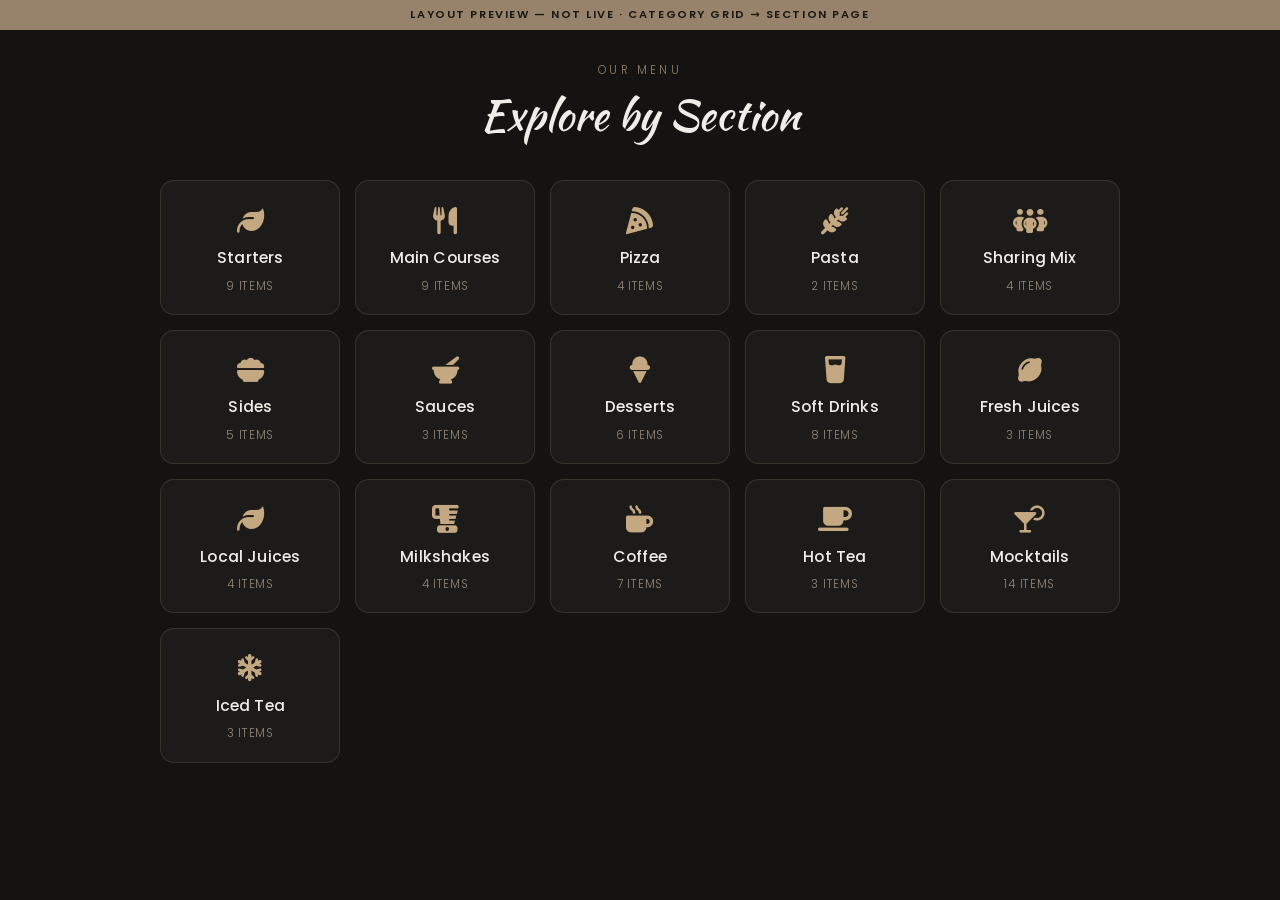
<file: public/menu-preview.html>
<!DOCTYPE html>
<html lang="en">
<head>
<meta charset="UTF-8" />
<meta name="viewport" content="width=device-width, initial-scale=1.0" />
<title>Koya — Menu Layout Preview</title>
<link rel="preconnect" href="https://fonts.googleapis.com">
<link rel="preconnect" href="https://fonts.gstatic.com" crossorigin>
<link href="https://fonts.googleapis.com/css2?family=Poppins:wght@300;400;500;600;700&family=Kaushan+Script&display=swap" rel="stylesheet">
<link rel="stylesheet" href="https://cdnjs.cloudflare.com/ajax/libs/font-awesome/6.5.1/css/all.min.css">
<style>
  :root {
    --bg: #141312;
    --surface: #1d1b19;
    --surface-2: #232019;
    --border: rgba(151,131,107,0.22);
    --text: #f0ede8;
    --muted: #95897b;
    --beige: #97836b;
    --beige-bright: #c4a882;
  }
  * { margin:0; padding:0; box-sizing:border-box; }
  body {
    background: var(--bg);
    color: var(--text);
    font-family: 'Poppins', system-ui, sans-serif;
    font-weight: 300;
    -webkit-font-smoothing: antialiased;
    min-height: 100vh;
  }
  .preview-flag {
    background: var(--beige);
    color: #1a1712;
    text-align: center;
    font-size: 0.7rem;
    letter-spacing: 0.14em;
    text-transform: uppercase;
    font-weight: 600;
    padding: 0.4rem;
  }
  .wrap { max-width: 1000px; margin: 0 auto; padding: 2rem 1.25rem 4rem; }

  /* ── Menu header ── */
  .menu-eyebrow {
    text-align: center;
    color: var(--beige);
    font-size: 0.72rem;
    letter-spacing: 0.28em;
    text-transform: uppercase;
    margin-bottom: 0.4rem;
  }
  .menu-title {
    text-align: center;
    font-family: 'Kaushan Script', cursive;
    font-size: 2.6rem;
    font-weight: 400;
    color: var(--text);
    margin-bottom: 2.2rem;
  }

  /* ── Category grid (landing) ── */
  .cat-grid {
    display: grid;
    grid-template-columns: repeat(auto-fill, minmax(150px, 1fr));
    gap: 0.9rem;
  }
  .cat-card {
    background: var(--surface);
    border: 1px solid var(--border);
    border-radius: 14px;
    padding: 1.5rem 1rem 1.2rem;
    text-align: center;
    cursor: pointer;
    transition: transform 0.18s ease, border-color 0.18s ease, background 0.18s ease;
    display: flex;
    flex-direction: column;
    align-items: center;
    gap: 0.55rem;
  }
  .cat-card:hover {
    transform: translateY(-3px);
    border-color: var(--beige);
    background: var(--surface-2);
  }
  .cat-icon {
    font-size: 1.7rem;
    color: var(--beige-bright);
    height: 2rem;
    display: flex;
    align-items: center;
  }
  .cat-name {
    font-weight: 500;
    font-size: 0.98rem;
    letter-spacing: 0.01em;
  }
  .cat-count {
    color: var(--muted);
    font-size: 0.72rem;
    letter-spacing: 0.06em;
    text-transform: uppercase;
  }

  /* ── Section page ── */
  .section-view { display: none; }
  .section-view.active { display: block; animation: fadeUp 0.25s ease; }
  .cat-grid-wrap.hidden { display: none; }
  @keyframes fadeUp {
    from { opacity: 0; transform: translateY(8px); }
    to   { opacity: 1; transform: translateY(0); }
  }
  .back-btn {
    background: none;
    border: 1px solid var(--border);
    color: var(--beige-bright);
    font-family: inherit;
    font-size: 0.8rem;
    letter-spacing: 0.06em;
    padding: 0.5rem 1rem;
    border-radius: 999px;
    cursor: pointer;
    display: inline-flex;
    align-items: center;
    gap: 0.5rem;
    transition: background 0.15s, border-color 0.15s;
  }
  .back-btn:hover { background: var(--surface-2); border-color: var(--beige); }
  .section-head {
    text-align: center;
    margin: 1.6rem 0 1.8rem;
  }
  .section-head .fa { color: var(--beige-bright); font-size: 1.4rem; margin-bottom: 0.5rem; }
  .section-head h2 {
    font-family: 'Kaushan Script', cursive;
    font-weight: 400;
    font-size: 2.1rem;
  }

  .item {
    display: flex;
    gap: 1rem;
    padding: 1rem 0;
    border-bottom: 1px solid rgba(255,255,255,0.05);
    align-items: center;
  }
  .item-img {
    width: 74px; height: 74px;
    border-radius: 10px;
    object-fit: cover;
    flex-shrink: 0;
    background: var(--surface-2);
  }
  .item-img.placeholder {
    display: flex; align-items: center; justify-content: center;
    color: var(--beige); font-size: 1.3rem;
  }
  .item-body { flex: 1; min-width: 0; }
  .item-top { display: flex; justify-content: space-between; align-items: baseline; gap: 1rem; }
  .item-name { font-weight: 500; font-size: 1rem; }
  .item-price { color: var(--beige-bright); font-weight: 500; white-space: nowrap; }
  .item-desc { color: var(--muted); font-size: 0.83rem; margin-top: 0.25rem; line-height: 1.5; }
  .item-badge {
    display: inline-block;
    background: rgba(151,131,107,0.2);
    color: var(--beige-bright);
    font-size: 0.6rem;
    letter-spacing: 0.1em;
    text-transform: uppercase;
    padding: 0.1rem 0.45rem;
    border-radius: 999px;
    margin-left: 0.5rem;
    vertical-align: middle;
  }
  .loading { text-align: center; color: var(--muted); padding: 3rem; }
</style>
</head>
<body>
  <div class="preview-flag">Layout Preview — not live · category grid → section page</div>
  <div class="wrap">
    <div class="menu-eyebrow">Our Menu</div>
    <div class="menu-title">Explore by Section</div>

    <div id="catGridWrap" class="cat-grid-wrap">
      <div id="catGrid" class="cat-grid"></div>
    </div>

    <div id="sectionView" class="section-view">
      <button class="back-btn" onclick="showGrid()"><i class="fas fa-chevron-left"></i> All Sections</button>
      <div class="section-head">
        <i id="secIcon" class="fas"></i>
        <h2 id="secTitle"></h2>
      </div>
      <div id="secItems"></div>
    </div>

    <div id="loading" class="loading"><i class="fas fa-spinner fa-spin"></i> Loading menu…</div>
  </div>

<script>
  // The 20 real sections — labels + icons (matches the live site)
  const SECTION_META = {
    starters:   { label: 'Starters',       icon: 'fa-leaf' },
    salads:     { label: 'Salads & Bowls', icon: 'fa-seedling' },
    fish:       { label: 'Fish & Seafood', icon: 'fa-fish' },
    meat:       { label: 'Meat',           icon: 'fa-drumstick-bite' },
    mains:      { label: 'Main Courses',   icon: 'fa-utensils' },
    pizza:      { label: 'Pizza',          icon: 'fa-pizza-slice' },
    pasta:      { label: 'Pasta',          icon: 'fa-wheat-awn' },
    calzone:    { label: 'Calzone',        icon: 'fa-bread-slice' },
    sharing:    { label: 'Sharing Mix',    icon: 'fa-people-group' },
    sides:      { label: 'Sides',          icon: 'fa-bowl-food' },
    sauces:     { label: 'Sauces',         icon: 'fa-mortar-pestle' },
    desserts:   { label: 'Desserts',       icon: 'fa-ice-cream' },
    softdrinks: { label: 'Soft Drinks',    icon: 'fa-glass-water' },
    freshjuices:{ label: 'Fresh Juices',   icon: 'fa-lemon' },
    localjuices:{ label: 'Local Juices',   icon: 'fa-leaf' },
    milkshakes: { label: 'Milkshakes',     icon: 'fa-blender' },
    coffee:     { label: 'Coffee',         icon: 'fa-mug-hot' },
    hottea:     { label: 'Hot Tea',        icon: 'fa-mug-saucer' },
    matchas:    { label: 'Matchas',        icon: 'fa-spa' },
    mocktails:  { label: 'Mocktails',      icon: 'fa-martini-glass-citrus' },
    icedtea:    { label: 'Iced Tea',       icon: 'fa-snowflake' },
  };

  let grouped = {};   // section key -> [items]
  let order = [];     // section keys in display order

  function metaFor(key) {
    return SECTION_META[key] || { label: key.charAt(0).toUpperCase() + key.slice(1), icon: 'fa-utensils' };
  }

  function esc(s) { return (s || '').replace(/[&<>"]/g, c => ({'&':'&amp;','<':'&lt;','>':'&gt;','"':'&quot;'}[c])); }

  function renderGrid() {
    const grid = document.getElementById('catGrid');
    grid.innerHTML = order.map(key => {
      const m = metaFor(key);
      const count = grouped[key].length;
      return `
        <div class="cat-card" onclick="openSection('${key}')">
          <div class="cat-icon"><i class="fas ${m.icon}"></i></div>
          <div class="cat-name">${esc(m.label)}</div>
          <div class="cat-count">${count} item${count !== 1 ? 's' : ''}</div>
        </div>`;
    }).join('');
  }

  function openSection(key) {
    const m = metaFor(key);
    document.getElementById('secIcon').className = 'fas ' + m.icon;
    document.getElementById('secTitle').textContent = m.label;
    document.getElementById('secItems').innerHTML = grouped[key].map(it => {
      const img = it.image
        ? `<img class="item-img" src="${esc(it.image)}" alt="" loading="lazy" onerror="this.classList.add('placeholder');this.removeAttribute('src');this.innerHTML='';">`
        : `<div class="item-img placeholder"><i class="fas ${m.icon}"></i></div>`;
      const badge = it.badge ? `<span class="item-badge">${esc(it.badge)}</span>` : '';
      const price = it.price ? `<span class="item-price">${esc(it.price)}</span>` : '';
      const desc = it.description ? `<div class="item-desc">${esc(it.description)}</div>` : '';
      return `
        <div class="item">
          ${img}
          <div class="item-body">
            <div class="item-top">
              <span class="item-name">${esc(it.name)}${badge}</span>
              ${price}
            </div>
            ${desc}
          </div>
        </div>`;
    }).join('');
    document.getElementById('catGridWrap').classList.add('hidden');
    const sv = document.getElementById('sectionView');
    sv.classList.add('active');
    window.scrollTo({ top: 0, behavior: 'smooth' });
  }

  function showGrid() {
    document.getElementById('sectionView').classList.remove('active');
    document.getElementById('catGridWrap').classList.remove('hidden');
    window.scrollTo({ top: 0, behavior: 'smooth' });
  }

  fetch('mock-menu.json')
    .then(r => r.json())
    .then(items => {
      items = items.filter(i => !i.hidden);
      grouped = {};
      items.forEach(i => { (grouped[i.section] = grouped[i.section] || []).push(i); });
      // Order: follow SECTION_META order, then any leftovers
      const known = Object.keys(SECTION_META).filter(k => grouped[k]);
      const extra = Object.keys(grouped).filter(k => !SECTION_META[k]);
      order = [...known, ...extra];
      document.getElementById('loading').style.display = 'none';
      renderGrid();
    })
    .catch(err => {
      document.getElementById('loading').innerHTML = 'Could not load menu data (mock-menu.json). Open this file through http://localhost, not by double-clicking.';
      console.error(err);
    });
</script>
</body>
</html>
</file>
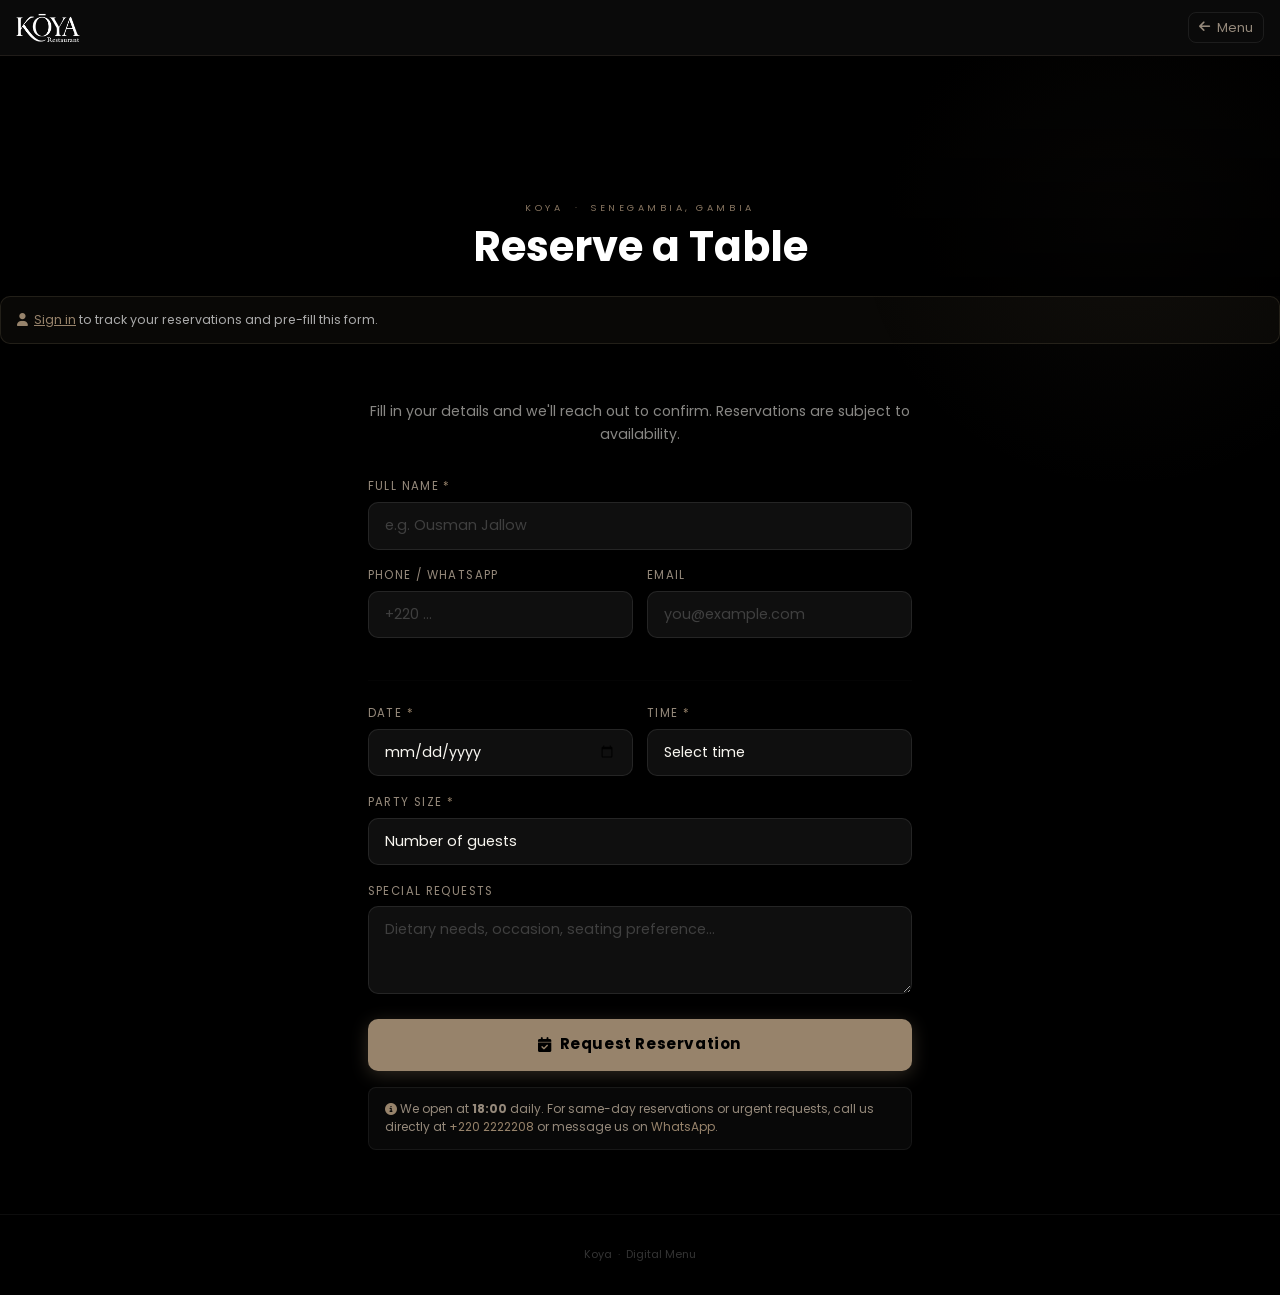
<file: public/reserve.html>
<!DOCTYPE html>
<html lang="en">
<head>
    <meta charset="UTF-8" />
    <meta name="viewport" content="width=device-width, initial-scale=1" />
    <title>Reserve a Table · Koya</title>
    <link rel="icon" type="image/png" href="koya_pics/Koya_Logos-02-WHITE.png" />
    <link rel="preconnect" href="https://fonts.googleapis.com" />
    <link rel="preconnect" href="https://fonts.gstatic.com" crossorigin />
    <link href="https://cdn.jsdelivr.net/npm/bootstrap@5.3.0/dist/css/bootstrap.min.css" rel="stylesheet" />
    <link rel="stylesheet" href="https://cdnjs.cloudflare.com/ajax/libs/font-awesome/6.4.0/css/all.min.css" media="print" onload="this.media='all'" />
    <link href="https://fonts.googleapis.com/css2?family=Poppins:wght@300;400;500;600;700&family=Kaushan+Script&display=swap" rel="stylesheet" media="print" onload="this.media='all'" />
    <style>
        :root {
            --ink: #f8f6f0;
            --muted: #95897B;
            --black: #0b0b0b;
            --charcoal: #141414;
            --gold: #97836B;
            --gold-bright: #b09b82;
            --gold-soft: rgba(151,131,107,0.2);
            --olive: #4A5A38;
            --taupe: #61584F;
            --card: #111111;
        }
        *, *::before, *::after { box-sizing: border-box; }
        body {
            font-family: 'Poppins', sans-serif;
            color: var(--ink);
            background: #000;
            min-height: 100vh;
            overflow-x: hidden;
        }
        h1,h2,h3 { font-family: 'Poppins', sans-serif; }

        /* ── Header ── */
        .site-header {
            position: fixed; top:0; left:0; right:0; z-index:100;
            height: 56px;
            background: rgba(11,11,11,0.92);
            backdrop-filter: blur(12px);
            border-bottom: 1px solid rgba(151,131,107,0.15);
            display: flex; align-items: center; justify-content: space-between;
            padding: 0 1rem;
        }
        .header-logo {
            display: flex; align-items: center; gap: 0.6rem;
            text-decoration: none; color: var(--ink);
        }
        .header-logo img { height: 36px; width: auto; object-fit: contain; }
        .header-logo-name { font-family: 'Kaushan Script', cursive; font-size: 1.05rem; font-weight: 400; }
        .back-link {
            display: flex; align-items: center; gap: 0.4rem;
            font-size: 0.8rem; color: var(--muted); text-decoration: none;
            border: 1px solid rgba(255,255,255,0.08); border-radius: 8px;
            padding: 0.3rem 0.65rem;
            transition: color 0.15s, border-color 0.15s;
        }
        .back-link:hover { color: var(--gold); border-color: rgba(151,131,107,0.3); }

        /* ── Hero ── */
        .reserve-hero {
            position: relative;
            height: clamp(160px, 36vw, 240px);
            background: url('https://images.pexels.com/photos/262978/pexels-photo-262978.jpeg?auto=compress&cs=tinysrgb&w=900') center/cover no-repeat;
            margin-top: 56px;
        }
        .reserve-hero::after {
            content: '';
            position: absolute; inset:0;
            background: linear-gradient(to bottom, rgba(0,0,0,0.25) 30%, rgba(0,0,0,0.72) 100%);
        }
        .reserve-hero-text {
            position: absolute; inset:0; z-index:2;
            display: flex; flex-direction: column; align-items: center; justify-content: flex-end;
            padding-bottom: 1.5rem; text-align: center;
        }
        .reserve-hero-text p {
            font-size: 0.58rem; letter-spacing: 0.38em; text-transform: uppercase;
            color: rgba(151,131,107,0.9); margin: 0 0 0.45rem;
            animation: fadeUp 0.8s 0.2s ease both;
        }
        .reserve-hero-text h1 {
            font-size: clamp(1.5rem, 5vw, 2.6rem); font-weight: 700;
            color: #fff; margin: 0; text-shadow: 0 2px 18px rgba(0,0,0,0.6);
            animation: fadeUp 0.8s 0.35s ease both;
        }
        @keyframes fadeUp {
            from { opacity:0; transform: translateY(14px); }
            to   { opacity:1; transform: translateY(0); }
        }

        /* ── Form shell ── */
        .form-shell {
            max-width: 580px; margin: 0 auto;
            padding: 2rem 1.1rem 4rem;
        }
        .form-intro {
            text-align: center;
            margin-bottom: 2rem;
        }
        .form-intro p {
            font-size: 0.88rem; color: rgba(248,246,240,0.55);
            line-height: 1.65; margin: 0;
        }

        /* ── Form controls ── */
        .field-label {
            font-size: 0.72rem; letter-spacing: 0.12em; text-transform: uppercase;
            color: var(--muted); margin-bottom: 0.4rem; display: block;
        }
        .field-label span { color: var(--gold); }
        .form-field {
            width: 100%;
            background: #0f0f0f;
            border: 1px solid rgba(255,255,255,0.09);
            color: var(--ink);
            border-radius: 10px;
            padding: 0.75rem 1rem;
            font-size: 0.9rem;
            font-family: inherit;
            outline: none;
            transition: border-color 0.18s, box-shadow 0.18s;
            appearance: none;
        }
        .form-field:focus {
            border-color: rgba(151,131,107,0.55);
            box-shadow: 0 0 0 3px rgba(151,131,107,0.1);
        }
        .form-field::placeholder { color: rgba(255,255,255,0.2); }
        select.form-field { cursor: pointer; }
        textarea.form-field { resize: vertical; min-height: 88px; }

        .field-row { display: grid; grid-template-columns: 1fr 1fr; gap: 0.85rem; }
        .field-group { margin-bottom: 1.1rem; }

        /* ── Divider ── */
        .form-divider {
            border: none; border-top: 1px solid rgba(255,255,255,0.06);
            margin: 1.5rem 0;
        }

        /* ── Submit button ── */
        .btn-reserve {
            width: 100%;
            background: var(--gold);
            color: #000;
            border: none;
            border-radius: 10px;
            padding: 0.9rem 1rem;
            font-size: 0.95rem;
            font-weight: 700;
            font-family: inherit;
            letter-spacing: 0.04em;
            cursor: pointer;
            display: flex; align-items: center; justify-content: center; gap: 0.5rem;
            transition: background 0.18s, transform 0.12s, box-shadow 0.18s;
            box-shadow: 0 4px 18px rgba(151,131,107,0.3);
        }
        .btn-reserve:hover { background: #b09b82; box-shadow: 0 6px 26px rgba(151,131,107,0.45); }
        .btn-reserve:active { transform: scale(0.98); }
        .btn-reserve:disabled { opacity: 0.55; cursor: not-allowed; }

        /* ── Success state ── */
        .success-card {
            display: none;
            text-align: center;
            padding: 2.5rem 1.5rem 3rem;
            animation: fadeUp 0.6s ease both;
        }
        .success-icon {
            width: 64px; height: 64px;
            border-radius: 50%;
            background: rgba(151,131,107,0.1);
            border: 1px solid rgba(151,131,107,0.3);
            display: flex; align-items: center; justify-content: center;
            margin: 0 auto 1.25rem;
            font-size: 1.6rem; color: var(--gold);
        }
        .success-card h2 { font-size: 1.5rem; margin-bottom: 0.5rem; }
        .success-card p { font-size: 0.88rem; color: rgba(248,246,240,0.55); }
        .success-ref {
            display: inline-block;
            font-size: 0.68rem; letter-spacing: 0.18em; text-transform: uppercase;
            color: var(--gold); background: rgba(151,131,107,0.08);
            border: 1px solid rgba(151,131,107,0.25); border-radius: 999px;
            padding: 0.25rem 0.75rem; margin-top: 0.75rem;
        }

        /* ── Error ── */
        .field-error { font-size: 0.73rem; color: #ff6b6b; margin-top: 0.25rem; display: none; }
        .form-field.has-error { border-color: rgba(255,80,80,0.55); }
        .submit-error {
            font-size: 0.8rem; color: #ff6b6b;
            text-align: center; margin-top: 0.75rem; display: none;
        }

        /* ── Info note ── */
        .reserve-note {
            font-size: 0.75rem; color: var(--muted); line-height: 1.55;
            background: rgba(255,255,255,0.03); border: 1px solid rgba(255,255,255,0.06);
            border-radius: 8px; padding: 0.75rem 1rem; margin-top: 1rem;
        }
        .reserve-note i { color: var(--gold); }

        /* ── Footer note ── */
        .page-footer-note {
            text-align: center; font-size: 0.68rem; color: rgba(255,255,255,0.2);
            padding: 2rem 1rem; border-top: 1px solid rgba(255,255,255,0.05);
        }

        /* ── Ambient glow ── */
        body::before {
            content: ''; position: fixed; top:-10%; right:-12%;
            width:620px; height:620px; border-radius:50%;
            background: radial-gradient(circle, rgba(151,131,107,0.055) 0%, transparent 62%);
            pointer-events: none; z-index:0;
        }

        @media (max-width: 460px) {
            .field-row { grid-template-columns: 1fr; }
        }
        @media (prefers-reduced-motion: reduce) {
            .reserve-hero-text p, .reserve-hero-text h1, .success-card { animation: none; }
        }
    </style>
</head>
<body>

    <!-- Header -->
    <header class="site-header">
        <a href="index.html" class="header-logo">
            <img src="koya_pics/Koya_Logos-02-WHITE.png" alt="Koya" />
        </a>
        <a href="index.html" class="back-link"><i class="fas fa-arrow-left"></i> Menu</a>
    </header>

    <!-- Hero -->
    <div class="reserve-hero">
        <div class="reserve-hero-text">
            <p>Koya &nbsp;·&nbsp; Senegambia, Gambia</p>
            <h1>Reserve a Table</h1>
        </div>
    </div>

    <!-- My Reservations (shown when logged in) -->
    <div id="my-reservations-shell" style="display:none;margin-bottom:1.5rem;"></div>

    <!-- Form shell -->
    <div class="form-shell">

        <!-- Success (shown after submit) -->
        <div class="success-card" id="successCard">
            <div class="success-icon"><i class="fas fa-check"></i></div>
            <h2>We've got you!</h2>
            <p>Your reservation request has been received.<br />We'll confirm by phone or WhatsApp before your visit.</p>
            <div class="success-ref" id="successRef"></div>
            <div style="margin-top:2rem;">
                <a href="index.html" style="color:var(--gold); font-size:0.82rem; text-decoration:none;">← Back to menu</a>
            </div>
        </div>

        <!-- Form -->
        <form id="reserveForm" novalidate>
            <div class="form-intro">
                <p>Fill in your details and we'll reach out to confirm. Reservations are subject to availability.</p>
            </div>

            <!-- Guest info -->
            <div class="field-group">
                <label class="field-label" for="r-name">Full Name <span>*</span></label>
                <input class="form-field" type="text" id="r-name" placeholder="e.g. Ousman Jallow" autocomplete="name" />
                <div class="field-error" id="err-name">Please enter your name.</div>
            </div>

            <div class="field-row">
                <div class="field-group">
                    <label class="field-label" for="r-phone">Phone / WhatsApp</label>
                    <input class="form-field" type="tel" id="r-phone" placeholder="+220 ..." autocomplete="tel" />
                </div>
                <div class="field-group">
                    <label class="field-label" for="r-email">Email</label>
                    <input class="form-field" type="email" id="r-email" placeholder="you@example.com" autocomplete="email" />
                </div>
            </div>

            <hr class="form-divider" />

            <!-- Booking info -->
            <div class="field-row">
                <div class="field-group">
                    <label class="field-label" for="r-date">Date <span>*</span></label>
                    <input class="form-field" type="date" id="r-date" />
                    <div class="field-error" id="err-date">Please choose a date.</div>
                </div>
                <div class="field-group">
                    <label class="field-label" for="r-time">Time <span>*</span></label>
                    <select class="form-field" id="r-time">
                        <option value="">Select time</option>
                        <option>18:00</option><option>18:30</option>
                        <option>19:00</option><option>19:30</option>
                        <option>20:00</option><option>20:30</option>
                        <option>21:00</option><option>21:30</option>
                        <option>22:00</option><option>22:30</option>
                        <option>23:00</option><option>23:30</option>
                        <option>00:00</option><option>00:30</option>
                        <option>01:00</option>
                    </select>
                    <div class="field-error" id="err-time">Please select a time.</div>
                </div>
            </div>

            <div class="field-group">
                <label class="field-label" for="r-party">Party Size <span>*</span></label>
                <select class="form-field" id="r-party">
                    <option value="">Number of guests</option>
                    <option value="1">1 person</option>
                    <option value="2">2 people</option>
                    <option value="3">3 people</option>
                    <option value="4">4 people</option>
                    <option value="5">5 people</option>
                    <option value="6">6 people</option>
                    <option value="7">7 people</option>
                    <option value="8">8 people</option>
                    <option value="9">9 people</option>
                    <option value="10">10 people</option>
                    <option value="11">11+ people (large group)</option>
                </select>
                <div class="field-error" id="err-party">Please select party size.</div>
            </div>

            <div class="field-group">
                <label class="field-label" for="r-notes">Special Requests</label>
                <textarea class="form-field" id="r-notes" placeholder="Dietary needs, occasion, seating preference…"></textarea>
            </div>

            <button type="submit" class="btn-reserve" id="submitBtn">
                <i class="fas fa-calendar-check"></i> Request Reservation
            </button>
            <div class="submit-error" id="submitError">Something went wrong. Please try again.</div>

            <div class="reserve-note">
                <i class="fas fa-info-circle"></i>
                We open at <strong>18:00</strong> daily. For same-day reservations or urgent requests, call us directly at <a href="tel:+2202222208" style="color:var(--gold); text-decoration:none;">+220 2222208</a> or message us on <a href="https://api.whatsapp.com/send/?phone=2202222208" target="_blank" rel="noreferrer" style="color:var(--gold); text-decoration:none;">WhatsApp</a>.
            </div>
        </form>
    </div>

    <div class="page-footer-note">Koya &nbsp;·&nbsp; Digital Menu</div>

    <script>
        const API = ''; // same-origin — domain-agnostic

        // Pre-fill from auth
        const koyaUser = JSON.parse(localStorage.getItem('koya_user') || 'null');
        const koyaToken = localStorage.getItem('koya_token') || '';

        if (koyaUser) {
          if (koyaUser.name && !document.getElementById('r-name').value)
            document.getElementById('r-name').value = koyaUser.name;
          if (koyaUser.email && !document.getElementById('r-email').value)
            document.getElementById('r-email').value = koyaUser.email;
          loadMyReservations();
        } else {
          // Show sign-in nudge
          const shell = document.getElementById('my-reservations-shell');
          shell.style.display = 'block';
          shell.innerHTML = `<div style="background:rgba(151,131,107,0.06);border:1px solid rgba(151,131,107,0.18);border-radius:10px;padding:0.85rem 1rem;font-size:0.78rem;color:#aaa;">
            <i class="fas fa-user" style="color:#97836B;"></i>&nbsp;
            <a href="index.html?signin=1&back=reserve" style="color:#97836B;text-decoration:underline;">Sign in</a> to track your reservations and pre-fill this form.
          </div>`;
        }

        async function loadMyReservations() {
          const shell = document.getElementById('my-reservations-shell');
          shell.style.display = 'block';
          try {
            const res = await fetch(`${API}/api/user/reservations`, {
              headers: { 'Authorization': `Bearer ${koyaToken}` },
            });
            if (!res.ok) { shell.style.display = 'none'; return; }
            const data = await res.json();
            if (!data.reservations || data.reservations.length === 0) {
              shell.innerHTML = `<div style="background:rgba(151,131,107,0.06);border:1px solid rgba(151,131,107,0.18);border-radius:10px;padding:0.85rem 1rem;font-size:0.78rem;color:#888;"><i class="fas fa-calendar" style="color:#97836B;"></i>&nbsp; You have no reservations yet.</div>`;
              return;
            }
            const rows = data.reservations.map(r => `
              <div style="display:flex;justify-content:space-between;align-items:center;padding:0.55rem 0;border-bottom:1px solid rgba(255,255,255,0.05);font-size:0.8rem;">
                <span>${r.date} &nbsp;${r.time} &nbsp;&middot;&nbsp; ${r.party_size} guest${r.party_size>1?'s':''}</span>
                <span style="font-size:0.72rem;padding:2px 8px;border-radius:20px;background:rgba(151,131,107,0.1);color:#97836B;">${r.status}</span>
              </div>`).join('');
            shell.innerHTML = `<div style="background:rgba(151,131,107,0.05);border:1px solid rgba(151,131,107,0.15);border-radius:10px;padding:0.85rem 1rem;">
              <div style="font-size:0.72rem;font-weight:700;letter-spacing:0.08em;color:#97836B;margin-bottom:0.5rem;text-transform:uppercase;">My Reservations</div>
              ${rows}
            </div>`;
          } catch { shell.style.display = 'none'; }
        }

        // Set min date to today
        const dateInput = document.getElementById('r-date');
        const today = new Date();
        const yyyy = today.getFullYear();
        const mm   = String(today.getMonth() + 1).padStart(2, '0');
        const dd   = String(today.getDate()).padStart(2, '0');
        dateInput.min = `${yyyy}-${mm}-${dd}`;

        function showError(fieldId, errId, show) {
            const f = document.getElementById(fieldId);
            const e = document.getElementById(errId);
            if (show) {
                f.classList.add('has-error');
                e.style.display = 'block';
            } else {
                f.classList.remove('has-error');
                e.style.display = 'none';
            }
        }

        document.getElementById('reserveForm').addEventListener('submit', async (e) => {
            e.preventDefault();
            const name     = document.getElementById('r-name').value.trim();
            const phone    = document.getElementById('r-phone').value.trim();
            const email    = document.getElementById('r-email').value.trim();
            const date     = document.getElementById('r-date').value;
            const time     = document.getElementById('r-time').value;
            const party    = document.getElementById('r-party').value;
            const notes    = document.getElementById('r-notes').value.trim();

            let valid = true;
            showError('r-name',  'err-name',  !name);   if (!name)  valid = false;
            showError('r-date',  'err-date',  !date);   if (!date)  valid = false;
            showError('r-time',  'err-time',  !time);   if (!time)  valid = false;
            showError('r-party', 'err-party', !party);  if (!party) valid = false;

            if (!valid) return;

            const btn = document.getElementById('submitBtn');
            btn.disabled = true;
            btn.innerHTML = '<i class="fas fa-circle-notch fa-spin"></i> Sending…';
            document.getElementById('submitError').style.display = 'none';

            try {
                const res = await fetch(`${API}/api/reservations`, {
                    method: 'POST',
                    headers: {
                      'Content-Type': 'application/json',
                      ...(koyaToken ? { 'Authorization': `Bearer ${koyaToken}` } : {}),
                    },
                    body: JSON.stringify({ name, phone, email, date, time, party_size: Number(party), notes }),
                });
                if (!res.ok) throw new Error('server error');
                const data = await res.json();

                document.getElementById('reserveForm').style.display = 'none';
                const successCard = document.getElementById('successCard');
                successCard.style.display = 'block';
                document.getElementById('successRef').textContent = 'Ref: ' + data.id.slice(0, 8).toUpperCase();
            } catch {
                btn.disabled = false;
                btn.innerHTML = '<i class="fas fa-calendar-check"></i> Request Reservation';
                document.getElementById('submitError').style.display = 'block';
            }
        });

        // Clear errors on input
        ['r-name','r-date','r-time','r-party'].forEach(id => {
            document.getElementById(id).addEventListener('input', () => {
                const errId = 'err-' + id.replace('r-', '');
                showError(id, errId, false);
            });
        });
    </script>
</body>
</html>
</file>
